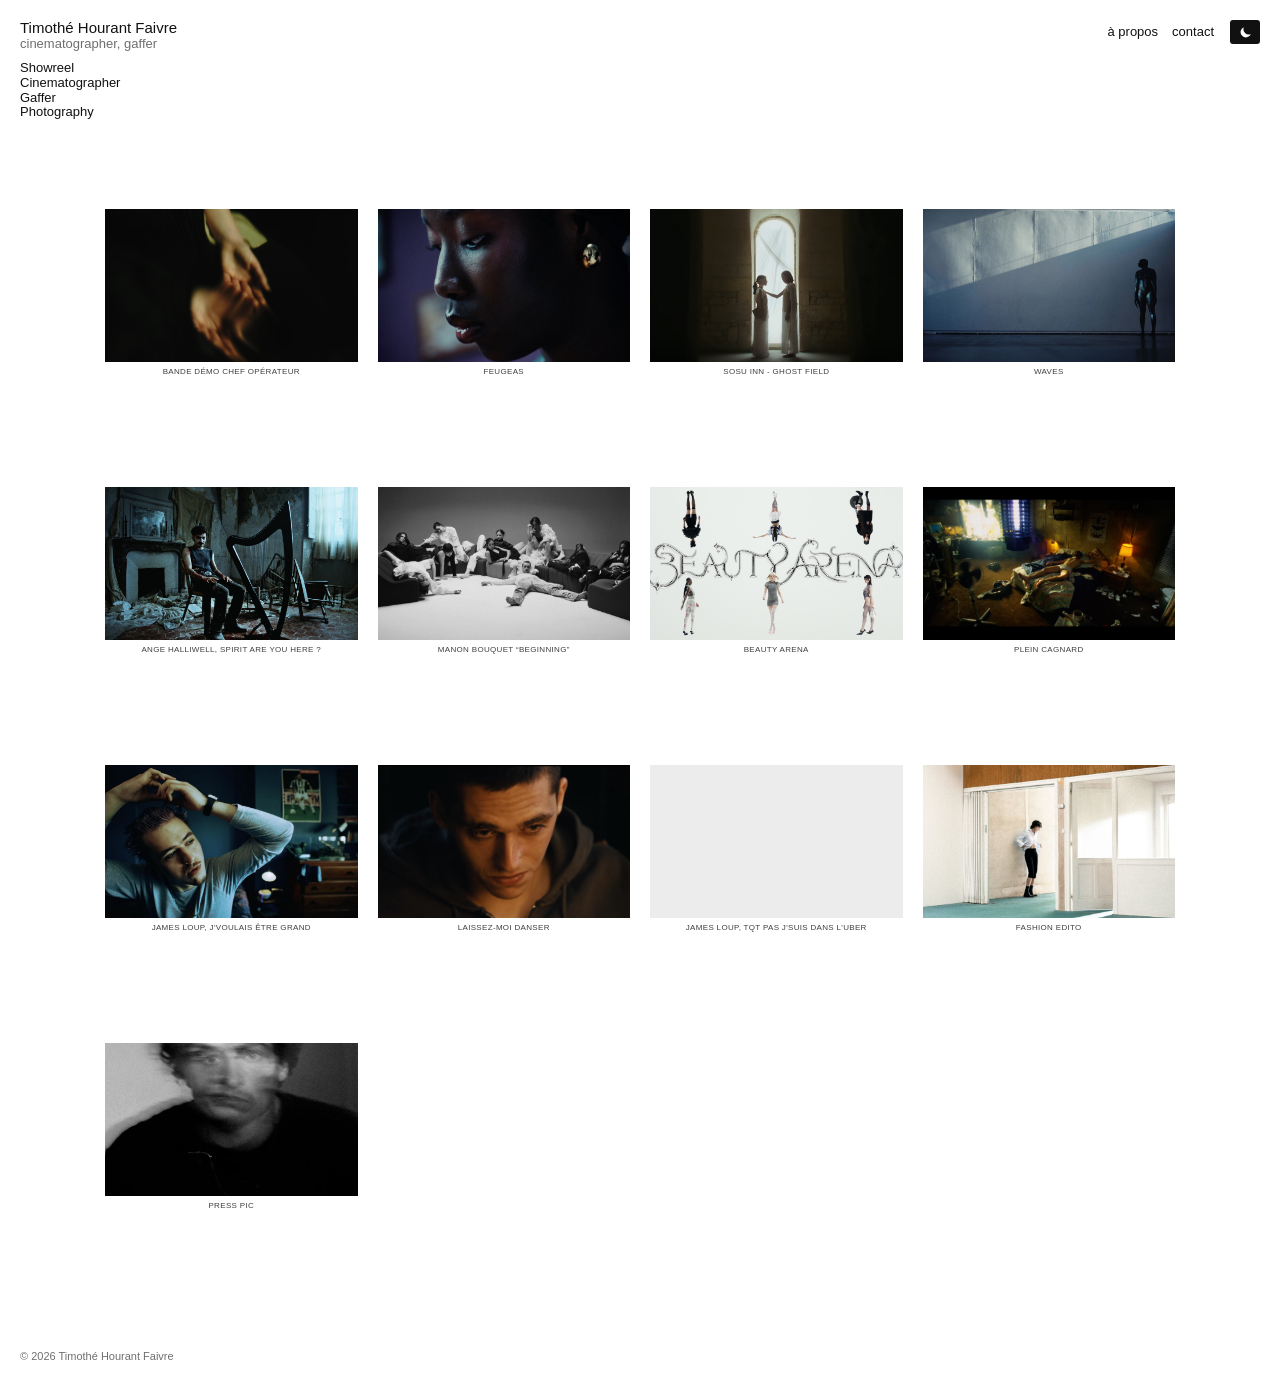
<file: index.html>
<!doctype html>
<html lang="fr">
<head>
<meta charset="utf-8">
<meta name="viewport" content="width=device-width, initial-scale=1, viewport-fit=cover">
<title>Timothé Hourant Faivre · films</title>
<meta name="description" content="Timothé Hourant Faivre, director of photography et gaffer à Paris.">
<script>try{var t=localStorage.getItem("theme");if(t!=="nuit")document.documentElement.dataset.theme="jour"}catch(e){document.documentElement.dataset.theme="jour"}</script>
<link rel="stylesheet" href="assets/style.css?v=12">
</head>
<body data-page="accueil">
<header class="haut">
  <div class="haut-gauche">
    <a href="index.html" class="ligne-nom" data-site="nom">Timothé Hourant Faivre</a>
    <span class="ligne-metier" data-site="metier">director of photography / gaffer</span>
    <nav class="filtres" aria-label="catégories"><span id="categories"></span></nav>
  </div>
  <div class="haut-droite">
    <nav class="pages" aria-label="pages">
      <a href="a-propos.html">à propos</a>
      <a href="contact.html">contact</a>
    </nav>
    <button type="button" class="bascule" id="bascule" aria-label="passer en mode jour"></button>
  </div>
</header>
<main>
  <h1 class="sr">Timothé Hourant Faivre, films</h1>
  <section id="projet" class="projet" hidden></section>
  <div id="liste" class="grille"><p class="vide">chargement…</p></div>
</main>
<footer class="bas">© 2026 <span data-site="nom">Timothé Hourant Faivre</span></footer>
<script src="assets/site.js?v=12"></script>
</body>
</html>
</file>
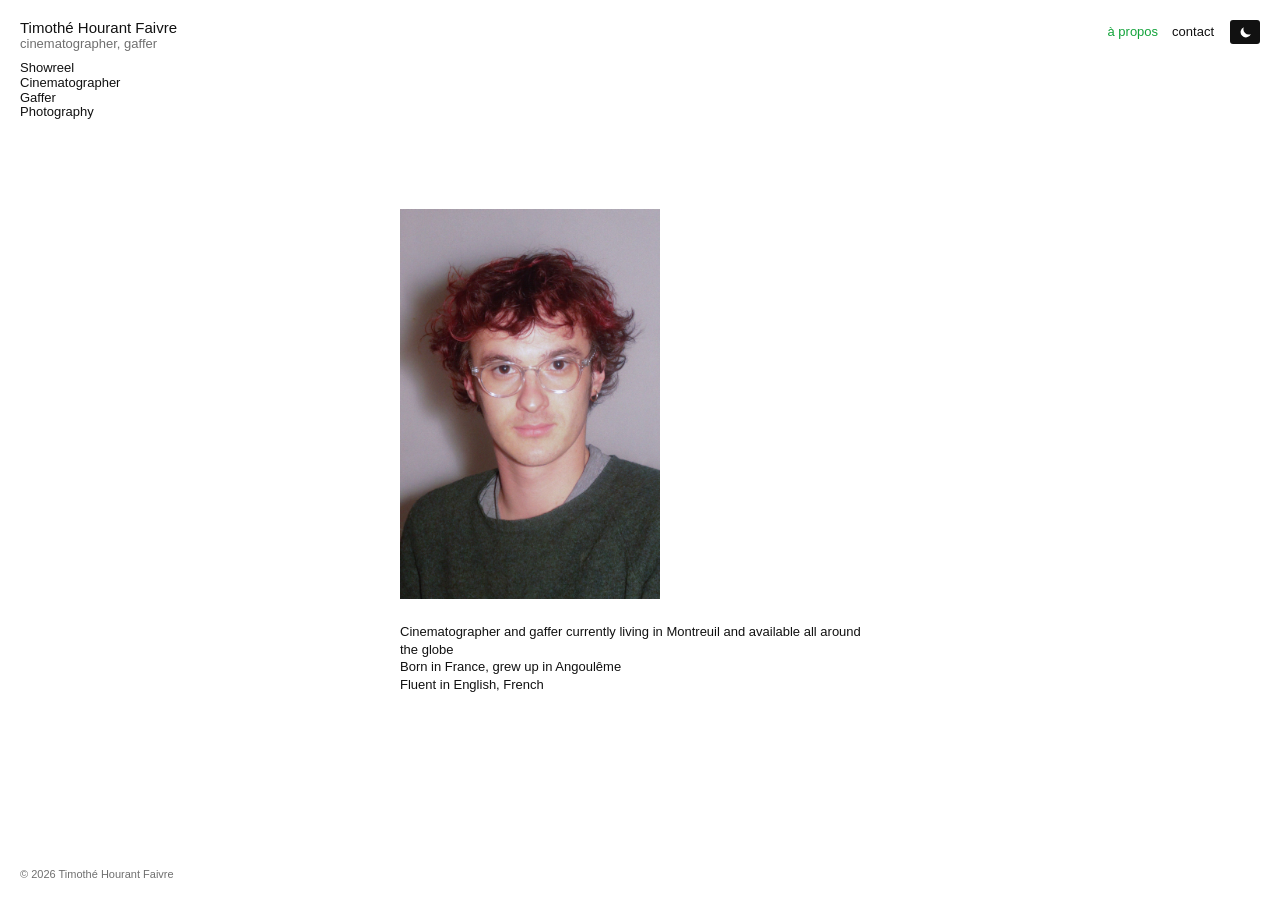
<file: a-propos.html>
<!doctype html>
<html lang="fr">
<head>
<meta charset="utf-8">
<meta name="viewport" content="width=device-width, initial-scale=1, viewport-fit=cover">
<title>À propos · Timothé Hourant Faivre</title>
<meta name="description" content="Timothé Hourant Faivre, director of photography et gaffer à Paris.">
<script>try{var t=localStorage.getItem("theme");if(t!=="nuit")document.documentElement.dataset.theme="jour"}catch(e){document.documentElement.dataset.theme="jour"}</script>
<link rel="stylesheet" href="assets/style.css?v=12">
</head>
<body data-page="apropos">
<header class="haut">
  <div class="haut-gauche">
    <a href="index.html" class="ligne-nom" data-site="nom">Timothé Hourant Faivre</a>
    <span class="ligne-metier" data-site="metier">director of photography / gaffer</span>
    <nav class="filtres" aria-label="catégories"><span id="categories"></span></nav>
  </div>
  <div class="haut-droite">
    <nav class="pages" aria-label="pages">
      <a href="a-propos.html" aria-current="page">à propos</a>
      <a href="contact.html">contact</a>
    </nav>
    <button type="button" class="bascule" id="bascule" aria-label="passer en mode jour"></button>
  </div>
</header>
<main>
  <div class="page-texte">
    <h1 class="sr">À propos</h1>
    <div id="photo"></div>
    <div class="bio" id="bio"></div>
    <ul class="services" id="services"></ul>
  </div>
</main>
<footer class="bas">© 2026 <span data-site="nom">Timothé Hourant Faivre</span></footer>
<script src="assets/site.js?v=12"></script>
</body>
</html>
</file>
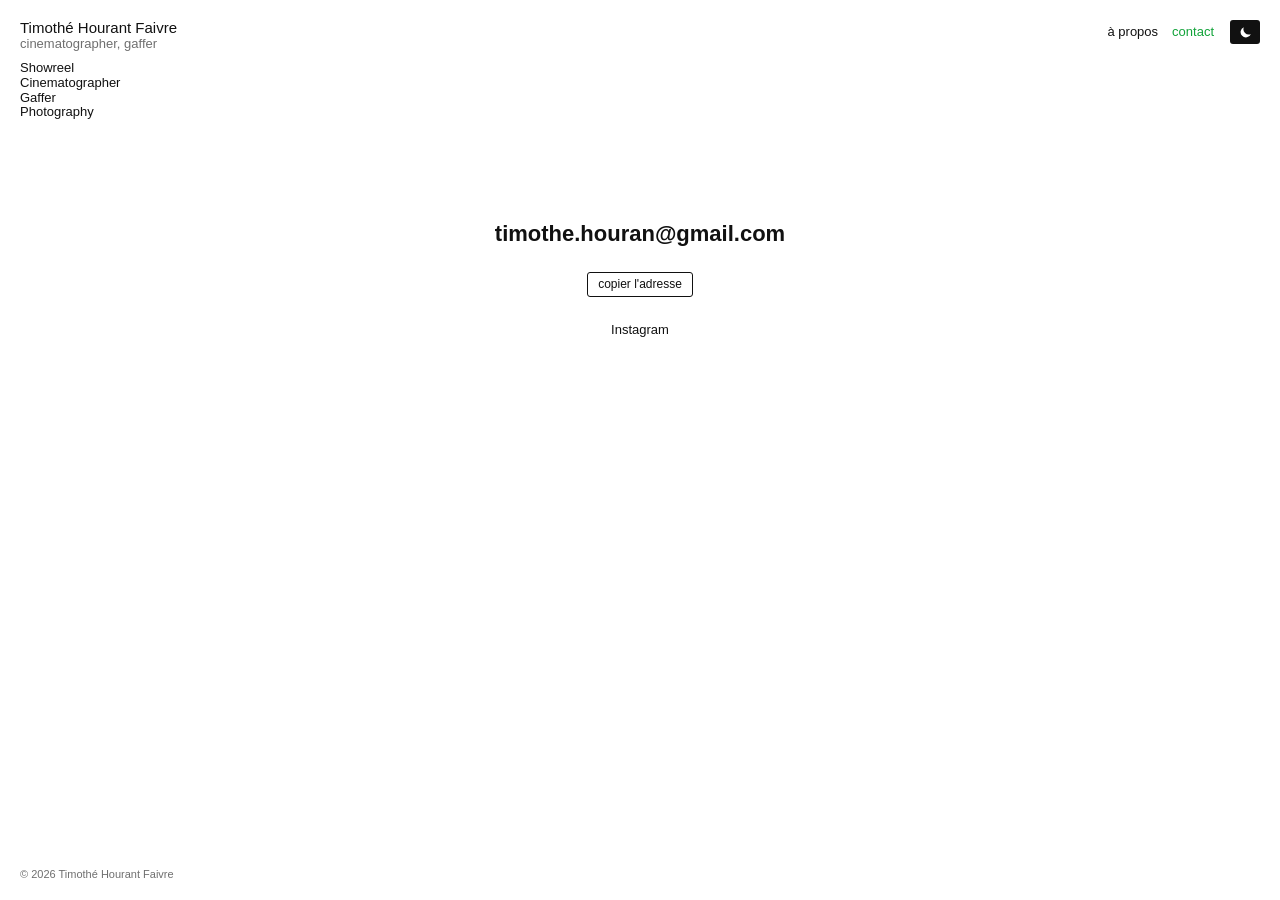
<file: contact.html>
<!doctype html>
<html lang="fr">
<head>
<meta charset="utf-8">
<meta name="viewport" content="width=device-width, initial-scale=1, viewport-fit=cover">
<title>Contact · Timothé Hourant Faivre</title>
<meta name="description" content="Timothé Hourant Faivre, director of photography et gaffer à Paris.">
<script>try{var t=localStorage.getItem("theme");if(t!=="nuit")document.documentElement.dataset.theme="jour"}catch(e){document.documentElement.dataset.theme="jour"}</script>
<link rel="stylesheet" href="assets/style.css?v=12">
</head>
<body data-page="contact">
<header class="haut">
  <div class="haut-gauche">
    <a href="index.html" class="ligne-nom" data-site="nom">Timothé Hourant Faivre</a>
    <span class="ligne-metier" data-site="metier">director of photography / gaffer</span>
    <nav class="filtres" aria-label="catégories"><span id="categories"></span></nav>
  </div>
  <div class="haut-droite">
    <nav class="pages" aria-label="pages">
      <a href="a-propos.html">à propos</a>
      <a href="contact.html" aria-current="page">contact</a>
    </nav>
    <button type="button" class="bascule" id="bascule" aria-label="passer en mode jour"></button>
  </div>
</header>
<main>
  <div class="page-texte contact">
    <h1 class="sr">Contact</h1>
    <a class="mail" id="mail" href="mailto:"></a>
    <p><button type="button" class="copier" id="copier">copier l'adresse</button></p>
    <p class="liens" id="liens"></p>
  </div>
</main>
<footer class="bas">© 2026 <span data-site="nom">Timothé Hourant Faivre</span></footer>
<script src="assets/site.js?v=12"></script>
</body>
</html>
</file>
<file: assets/style.css>
/* Timothé Hourant Faivre · mise en page en grille, typo grotesque, jour / nuit */

:root {
  --fond: #000;
  --texte: #fff;
  --doux: #9a9a9a;
  --case: #141414;
  --vert: #39ff14;
  --grotesque: "Neue Haas Grotesk Text", "Helvetica Neue", Helvetica, Arial, sans-serif;
  color-scheme: dark;
}
:root[data-theme="jour"] {
  --fond: #fff;
  --texte: #111;
  --doux: #6f6f6f;
  --case: #ececec;
  --vert: #12a33a;
  color-scheme: light;
}

* { box-sizing: border-box; }
html { -webkit-text-size-adjust: 100%; }
body {
  margin: 0;
  min-height: 100vh;
  display: flex;
  flex-direction: column;
  background: var(--fond);
  color: var(--texte);
  font: 400 13px/1.1 var(--grotesque);
  -webkit-font-smoothing: antialiased;
}
a { color: inherit; text-decoration: none; }
a:hover, a[aria-current="page"] { color: var(--vert); }
img { display: block; max-width: 100%; }
.sr { position: absolute; width: 1px; height: 1px; overflow: hidden; clip: rect(0 0 0 0); white-space: nowrap; }

/* En-tête : colonne de liens en haut à gauche, pages et bouton en haut à droite */
.haut {
  display: flex;
  justify-content: space-between;
  align-items: flex-start;
  gap: 24px;
  padding: 20px 20px 0;
}
.haut-gauche { display: flex; flex-direction: column; gap: 1px; line-height: 1.05; }
.ligne-nom { font-weight: 500; font-size: 15px; }
.ligne-metier { color: var(--doux); margin-bottom: 10px; }
.filtres #categories { display: flex; flex-direction: column; gap: 1px; }
.haut-droite { display: flex; align-items: center; gap: 16px; }
.pages { display: flex; gap: 14px; }
.bascule {
  appearance: none;
  border: 0;
  border-radius: 3px;
  display: inline-flex; align-items: center; justify-content: center;
  width: 30px; height: 24px; padding: 0;
  background: var(--texte);
  color: var(--fond);
  font: 700 12px/1 var(--grotesque);
  cursor: pointer;
}
.bascule:hover { background: var(--vert); color: #000; }

main { flex: 1; width: 100%; }

/* Grille de l'accueil : quatre colonnes, une vignette par projet */
.grille {
  display: grid;
  grid-template-columns: repeat(4, minmax(0, 1fr));
  column-gap: 20px;
  row-gap: 110px;
  max-width: 1110px;
  margin: 90px auto 140px;
  padding: 0 20px;
}
.carte { display: block; }
.vignette-img {
  display: block;
  aspect-ratio: 16 / 9.7;
  overflow: hidden;
  background: var(--case);
}
.vignette-img img { width: 100%; height: 100%; object-fit: cover; transition: opacity .2s; }
.carte:hover .vignette-img img { opacity: .82; }
.legende {
  display: block;
  margin-top: 6px;
  text-align: center;
  font-size: 8px;
  letter-spacing: .04em;
  text-transform: uppercase;
  opacity: .8;
}
.carte:hover .legende { opacity: 1; }
.attente { display: block; width: 100%; height: 100%; background: var(--case); }
.vide { grid-column: 1 / -1; text-align: center; color: var(--doux); }

/* Page projet : une ligne de crédits centrée, grand lecteur, photogrammes */
.projet { max-width: 1110px; margin: 60px auto 120px; padding: 0 20px; }
.credits { text-align: center; font-size: 11px; line-height: 1.35; margin-bottom: 26px; }
.credits p { margin: 0; }
.credits p + p { color: var(--doux); }
.credits .desc { margin-top: 6px; }
.ecran { position: relative; aspect-ratio: 16 / 9; background: var(--case); }
.ecran iframe { position: absolute; inset: 0; width: 100%; height: 100%; border: 0; }
.lien-ext { text-align: center; margin: 40px 0; }
.trois { display: grid; grid-template-columns: repeat(3, minmax(0, 1fr)); gap: 20px; margin-top: 20px; }
.cadre { display: block; aspect-ratio: 16 / 9.7; overflow: hidden; background: var(--case); }
.cadre img { width: 100%; height: 100%; object-fit: cover; }
.retour { text-align: center; margin-top: 50px; }

/* À propos, contact */
.page-texte { max-width: 520px; margin: 90px auto 140px; padding: 0 20px; line-height: 1.35; }
.portrait { width: 100%; max-width: 260px; margin-bottom: 24px; }
.bio p { margin: 0 0 1em; }
.services { list-style: none; padding: 0; margin: 30px 0 0; }
.services li { margin-bottom: 6px; }
.contact { text-align: center; }
.contact .petit { color: var(--doux); }
.mail { display: inline-block; font-size: 22px; font-weight: 700; margin: 10px 0; }
.copier {
  appearance: none; border: 1px solid var(--texte); border-radius: 3px; background: none;
  color: var(--texte); font: 400 12px/1 var(--grotesque); padding: 5px 10px 6px; cursor: pointer;
}
.copier:hover { border-color: var(--vert); color: var(--vert); }
.liens { display: flex; justify-content: center; gap: 14px; margin-top: 24px; }

/* Pied de page */
.bas { padding: 0 20px 20px; font-size: 11px; color: var(--doux); }

@media (max-width: 900px) {
  .grille { grid-template-columns: repeat(2, minmax(0, 1fr)); row-gap: 60px; margin-top: 60px; }
}
@media (max-width: 560px) {
  .haut { padding: 16px 16px 0; }
  .haut-droite { flex-direction: column-reverse; align-items: flex-end; gap: 10px; }
  .grille { column-gap: 12px; row-gap: 40px; padding: 0 16px; margin: 44px auto 90px; }
  .legende { font-size: 7.5px; }
  .projet, .page-texte { padding: 0 16px; margin-top: 44px; }
  .trois { gap: 8px; }
  .bas { padding: 0 16px 16px; }
}
</file>
